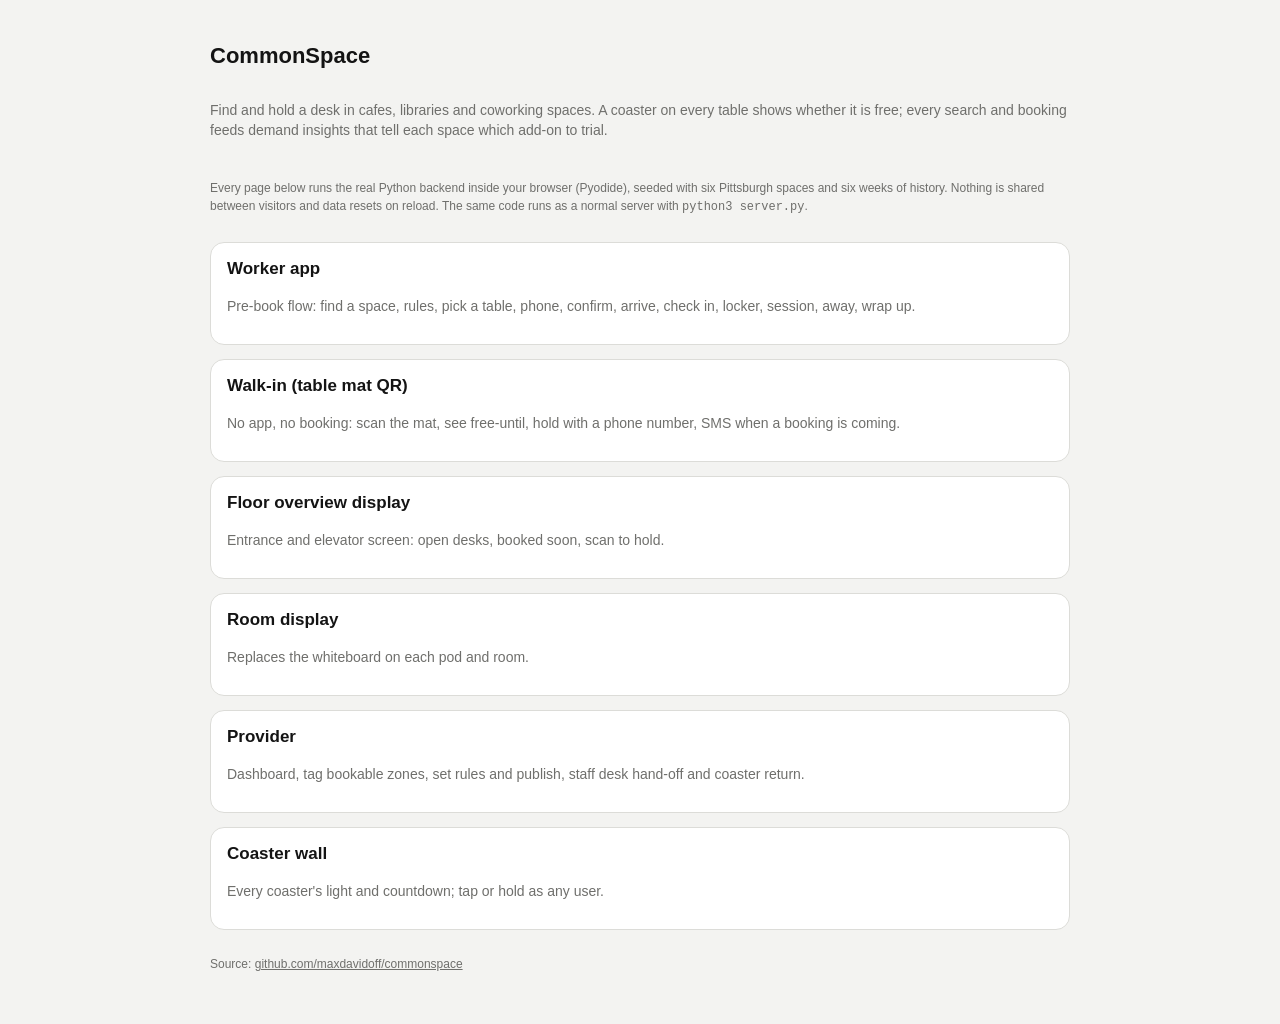
<file: docs/index.html>
<!DOCTYPE html>
<html lang="en"><head><meta charset="utf-8"><meta name="viewport" content="width=device-width, initial-scale=1">
<title>CommonSpace demo</title><link rel="stylesheet" href="common.css"><link rel="icon" href="data:,">
<style>main{max-width:900px;margin:0 auto;padding:40px 20px;display:grid;gap:14px} a.card{text-decoration:none;display:block} a.card:hover{border-color:var(--ink)}</style>
</head><body><main>
<h1>CommonSpace</h1>
<p class="muted">Find and hold a desk in cafes, libraries and coworking spaces. A coaster on every table shows whether it is free; every search and booking feeds demand insights that tell each space which add-on to trial.</p>
<p class="small muted">Every page below runs the real Python backend inside your browser (Pyodide), seeded with six Pittsburgh spaces and six weeks of history. Nothing is shared between visitors and data resets on reload. The same code runs as a normal server with <code>python3 server.py</code>.</p>
<a class="card" href="app.html"><h2>Worker app</h2><p class="muted">Pre-book flow: find a space, rules, pick a table, phone, confirm, arrive, check in, locker, session, away, wrap up.</p></a>
<a class="card" href="t.html?desk=4"><h2>Walk-in (table mat QR)</h2><p class="muted">No app, no booking: scan the mat, see free-until, hold with a phone number, SMS when a booking is coming.</p></a>
<a class="card" href="floor.html?space=2"><h2>Floor overview display</h2><p class="muted">Entrance and elevator screen: open desks, booked soon, scan to hold.</p></a>
<a class="card" href="room.html?space=2"><h2>Room display</h2><p class="muted">Replaces the whiteboard on each pod and room.</p></a>
<a class="card" href="provider.html?space=2"><h2>Provider</h2><p class="muted">Dashboard, tag bookable zones, set rules and publish, staff desk hand-off and coaster return.</p></a>
<a class="card" href="pucks.html"><h2>Coaster wall</h2><p class="muted">Every coaster's light and countdown; tap or hold as any user.</p></a>
<p class="small muted">Source: <a href="https://github.com/maxdavidoff/commonspace">github.com/maxdavidoff/commonspace</a></p>
</main></body></html>
</file>
<file: docs/common.css>
/* CommonSpace UI. Lo-fi wireframe language: black primary, outlined chips, soft gray panels. */
:root {
  --bg: #f3f3f1; --card: #fff; --ink: #141414; --muted: #6f6f6c; --line: #dcdcd8; --panel: #f0f0ee;
  --free: #2f9e5b; --reserved: #e0a019; --occupied: #d6453d; --away: #3b74d6; --closed: #9a9891; --no_match: #c4c2ba;
  --note: #2f5bd6; --radius: 14px;
}
* { box-sizing: border-box; }
html, body { margin: 0; }
body { font: 14px/1.45 "Poppins", -apple-system, BlinkMacSystemFont, "Segoe UI", Roboto, sans-serif;
  background: var(--bg); color: var(--ink); -webkit-font-smoothing: antialiased; }
a { color: inherit; }
button { font: inherit; cursor: pointer; }
button:disabled { opacity: .45; cursor: default; }
h1, h2, h3 { margin: 0; }
h1 { font-size: 22px; font-weight: 600; } h2 { font-size: 17px; font-weight: 600; } h3 { font-size: 14px; font-weight: 600; }
.muted { color: var(--muted); } .small { font-size: 12px; } .tiny { font-size: 11px; letter-spacing: .4px; text-transform: uppercase; color: var(--muted); font-weight: 600; }
.row { display: flex; align-items: center; gap: 8px; } .row.between { justify-content: space-between; } .wrap { flex-wrap: wrap; }
.col { display: flex; flex-direction: column; gap: 10px; }
.grow { flex: 1; }

/* top bar shared by desktop pages */
.topbar { display: flex; align-items: center; gap: 18px; padding: 10px 20px; background: var(--ink); color: #fff; }
.topbar .brand { font-weight: 600; letter-spacing: .3px; }
.topbar nav a { color: #cfcfd8; text-decoration: none; margin-right: 14px; font-size: 13px; }
.topbar nav a.on { color: #fff; border-bottom: 2px solid #fff; padding-bottom: 2px; }
.topbar .sim { margin-left: auto; display: flex; align-items: center; gap: 6px; font-variant-numeric: tabular-nums; font-size: 13px; }
.topbar .sim button { background: #3a3a3a; color: #fff; border: 0; border-radius: 6px; padding: 4px 9px; }

/* primitives */
.card { background: var(--card); border: 1px solid var(--line); border-radius: var(--radius); padding: 14px 16px; }
.panel { background: var(--panel); border-radius: 12px; padding: 10px 12px; }
.btn { display: inline-flex; align-items: center; justify-content: center; gap: 6px; border-radius: 999px; padding: 11px 18px; border: 1px solid var(--ink); background: var(--ink); color: #fff; font-weight: 500; text-decoration: none; }
.btn.secondary { background: #fff; color: var(--ink); }
.btn.ghost { background: transparent; border-color: var(--line); color: var(--ink); }
.btn.block { width: 100%; } .btn.sm { padding: 6px 12px; font-size: 13px; }
.chip { display: inline-flex; align-items: center; gap: 4px; border: 1px solid var(--ink); border-radius: 8px; padding: 3px 9px; font-size: 12px; background: #fff; }
.chip.on { background: var(--ink); color: #fff; } .chip.soft { border-color: var(--line); color: var(--muted); }
.pill { display: inline-block; border: 1px solid var(--line); border-radius: 999px; padding: 2px 10px; font-size: 12px; background: #fff; }
.pill.dark { background: var(--ink); color: #fff; border-color: var(--ink); }
.seg { display: flex; background: var(--panel); border-radius: 999px; padding: 3px; }
.seg button { flex: 1; border: 0; background: transparent; border-radius: 999px; padding: 8px; color: var(--muted); }
.seg button.on { background: #fff; color: var(--ink); box-shadow: 0 1px 2px #0001; }
.tabs { display: flex; gap: 6px; } .tabs .chip { border-radius: 999px; }
input, select, textarea { width: 100%; font: inherit; padding: 10px 12px; border: 1px solid var(--line); border-radius: 10px; background: #fff; color: var(--ink); }
input:focus, select:focus { outline: 2px solid #1414141a; border-color: var(--ink); }
label.lab { display: block; margin: 10px 0 4px; }
.state { display: inline-block; padding: 1px 9px; border-radius: 999px; color: #fff; font-size: 11px; font-weight: 500; }
.state.free, .state.available, .state.open { background: var(--free); }
.state.reserved, .state.limited, .state.booked, .state.booked_soon { background: var(--reserved); }
.state.occupied, .state.full, .state.in_use, .state.checked_in { background: var(--occupied); }
.state.away { background: var(--away); } .state.closed, .state.ended, .state.released { background: var(--closed); } .state.no_match, .state.none { background: var(--no_match); }
.bar { height: 7px; background: var(--panel); border-radius: 4px; overflow: hidden; } .bar > span { display: block; height: 100%; background: var(--ink); }
.list > * + * { border-top: 1px solid var(--line); }
.toast { position: fixed; left: 50%; bottom: 22px; transform: translateX(-50%); background: var(--ink); color: #fff; padding: 9px 16px; border-radius: 999px; opacity: 0; transition: opacity .2s; z-index: 50; white-space: nowrap; max-width: 90vw; overflow: hidden; text-overflow: ellipsis; }
.toast.show { opacity: 1; } .toast.err { background: var(--occupied); }
.note { color: var(--note); font-size: 12px; }
table { width: 100%; border-collapse: collapse; } th, td { text-align: left; padding: 7px 6px; border-bottom: 1px solid var(--line); font-size: 13px; } th { color: var(--muted); font-weight: 500; }
td.num, th.num { text-align: right; font-variant-numeric: tabular-nums; }

/* phone frame for the worker app and walk-in page */
.phone-wrap { min-height: 100vh; display: flex; justify-content: center; align-items: flex-start; padding: 24px 12px; gap: 24px; }
.phone { width: 390px; max-width: 100%; min-height: 780px; background: #fff; border: 1px solid var(--line); border-radius: 36px; box-shadow: 0 10px 40px #0000000f; display: flex; flex-direction: column; overflow: hidden; }
.phone .screen { flex: 1; padding: 22px 18px 18px; display: flex; flex-direction: column; gap: 12px; }
.phone .bottom { margin-top: auto; padding-top: 14px; }
.phone .back { background: none; border: 0; padding: 0 0 2px; font-size: 20px; line-height: 1; color: var(--ink); }
.side { width: 300px; max-width: 100%; } .side .card + .card { margin-top: 12px; }
@media (max-width: 760px) { .phone-wrap { padding: 0; } .phone { border: 0; border-radius: 0; min-height: 100vh; width: 100%; } .side { display: none; } }

/* floor plan grid */
.plan { display: grid; gap: 6px; }
.shape { border: 1.5px solid var(--ink); border-radius: 8px; min-height: 54px; padding: 6px 8px; font-size: 12px; display: flex; flex-direction: column; justify-content: space-between; background: #fff; cursor: pointer; position: relative; }
.shape.in_use, .shape.booked { background: var(--ink); color: #fff; }
.shape.booked_soon { border-style: dashed; } .shape.away { border-style: dashed; background: #e9eef9; }
.shape.none { border-style: dotted; color: var(--muted); } .shape.pickup, .shape.locker { background: var(--panel); border-color: var(--line); cursor: default; }
.shape.pod, .shape.room { border-radius: 14px; } .shape.room { min-height: 70px; }
.shape.sel { outline: 3px solid var(--ink); outline-offset: 2px; }
.shape .lbl { font-weight: 600; } .shape .sub { font-size: 10px; opacity: .8; }
.shape.selected-table { box-shadow: 0 0 0 3px var(--ink); }

/* map */
.map { background: var(--panel); border-radius: 12px; position: relative; overflow: hidden; aspect-ratio: 1.25; }
.map .tile { position: absolute; background: #e6e6e2; border-radius: 4px; }
.map .pin { position: absolute; transform: translate(-50%, -100%); display: flex; flex-direction: column; align-items: center; cursor: pointer; }
.map .pin b { background: var(--ink); color: #fff; border-radius: 50%; width: 28px; height: 28px; display: flex; align-items: center; justify-content: center; font-size: 12px; }
.map .pin b.full, .map .pin b.closed { background: #fff; color: var(--ink); border: 1.5px solid var(--ink); border-radius: 999px; width: auto; padding: 0 8px; font-weight: 500; }
.map .pin b.closed { color: var(--muted); border-color: var(--line); }
.map .pin span { font-size: 10px; margin-top: 2px; white-space: nowrap; }
.map .you { position: absolute; width: 12px; height: 12px; border: 3px solid var(--ink); background: #fff; border-radius: 50%; transform: translate(-50%, -50%); }

/* display pages */
.display { min-height: 100vh; padding: 32px 40px; display: grid; gap: 24px; background: #fff; }
.big { font-size: 96px; font-weight: 600; line-height: 1; }
.legend span { display: inline-flex; align-items: center; gap: 6px; margin-right: 14px; font-size: 13px; }
.legend i { width: 18px; height: 12px; border: 1.5px solid var(--ink); border-radius: 3px; display: inline-block; }
.legend i.in_use { background: var(--ink); } .legend i.booked_soon { border-style: dashed; }
.kpis { display: grid; grid-template-columns: repeat(4, 1fr); gap: 12px; }
.kpi { background: #fff; border: 1px solid var(--line); border-radius: 12px; padding: 12px 14px; }
.kpi .v { font-size: 22px; font-weight: 600; } .kpi .k { font-size: 11px; letter-spacing: .4px; text-transform: uppercase; color: var(--muted); }
.hours { display: grid; grid-template-columns: repeat(24, 1fr); gap: 3px; align-items: end; height: 110px; }
.hours div { display: flex; flex-direction: column; justify-content: flex-end; gap: 1px; height: 100%; }
.hours i { display: block; background: var(--ink); border-radius: 2px 2px 0 0; } .hours i.ci { background: #b9b9b5; }
.ring { width: 78px; height: 78px; margin: 4px auto 6px; border-radius: 50%; border: 9px solid var(--free); display: flex; align-items: center; justify-content: center; font-size: 12px; font-variant-numeric: tabular-nums; }
.ring.amber { border-color: var(--reserved); } .ring.red { border-color: var(--occupied); } .ring.blue { border-color: var(--away); }
.ring.pulse { animation: pulse 1.6s ease-in-out infinite; } .ring.blink { animation: blink 1s steps(2) infinite; }
@keyframes pulse { 50% { opacity: .45; } } @keyframes blink { 50% { opacity: .2; } }
.illus { background: var(--panel); border-radius: 16px; min-height: 220px; display: flex; align-items: center; justify-content: center; font-size: 64px; }
.dots { display: flex; gap: 6px; justify-content: center; } .dots i { width: 8px; height: 8px; border-radius: 50%; background: var(--line); } .dots i.on { background: var(--ink); }
.steps { counter-reset: s; } .steps div { padding: 8px 0; border-bottom: 1px solid var(--line); } .steps div::before { counter-increment: s; content: counter(s) " · "; color: var(--muted); }
.check { display: flex; gap: 10px; align-items: flex-start; padding: 10px 0; border-bottom: 1px solid var(--line); cursor: pointer; }
.check .box { width: 20px; height: 20px; border: 1.5px solid var(--ink); border-radius: 5px; flex: none; display: flex; align-items: center; justify-content: center; font-size: 13px; }
.check.done .box { background: var(--ink); color: #fff; } .check.done { color: var(--muted); }
.notif { background: var(--panel); border-radius: 14px; padding: 12px 14px; }
.notif .app { font-size: 11px; color: var(--muted); display: flex; justify-content: space-between; }
.timer { font-size: 44px; font-weight: 600; font-variant-numeric: tabular-nums; line-height: 1; }
.cols2 { display: grid; grid-template-columns: 1fr 1fr; gap: 16px; align-items: start; }
.cols3 { display: grid; grid-template-columns: 1fr 1fr 1fr; gap: 16px; align-items: start; }
main.page { padding: 18px 20px; display: grid; gap: 16px; max-width: 1200px; margin: 0 auto; }
@media (max-width: 900px) { .cols2, .cols3, .kpis { grid-template-columns: 1fr 1fr; } }
</file>
